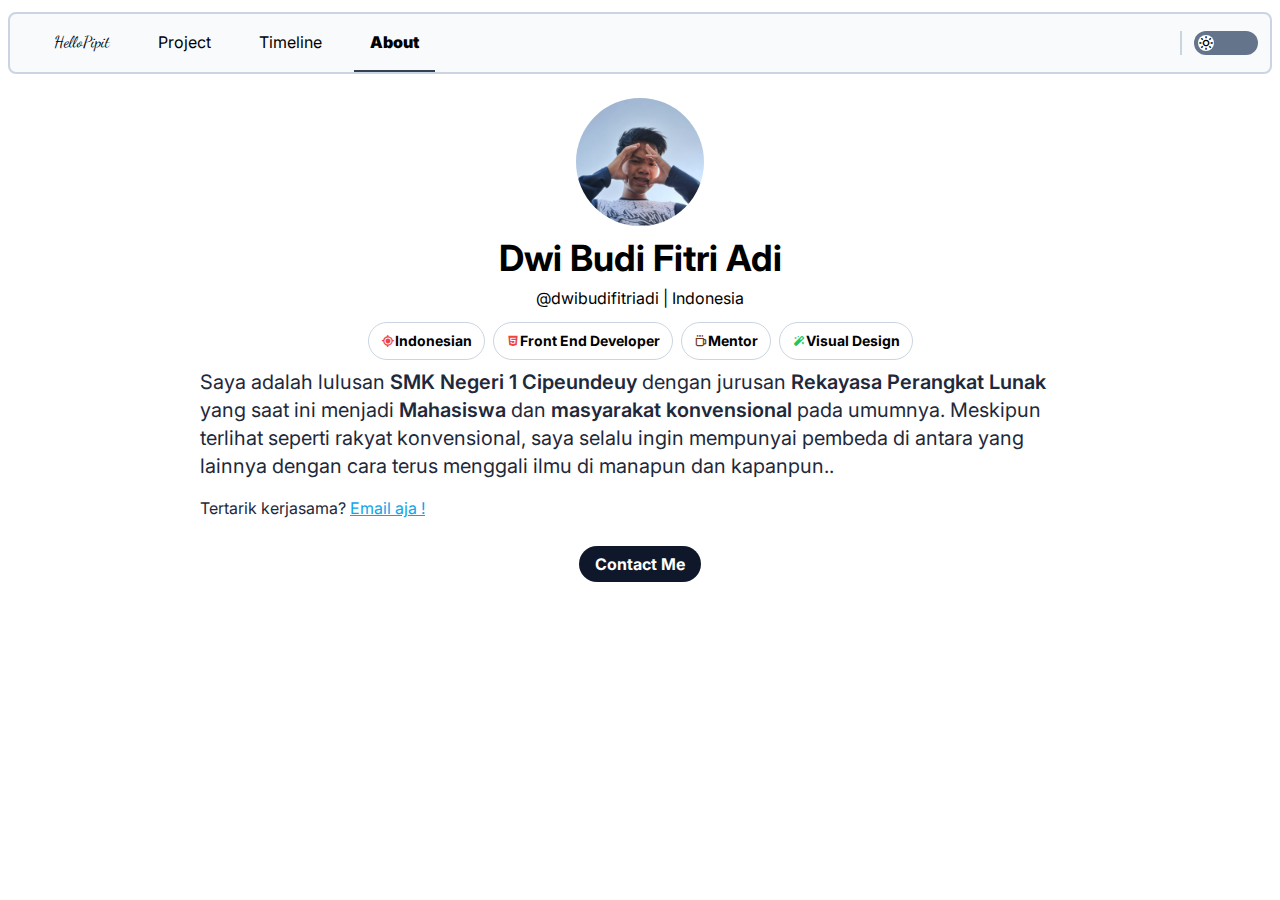
<file: about.html>
<!DOCTYPE html>
<html lang="en" id="targetdarkmode" class="">

<head>
    <meta charset="UTF-8">
    <meta name="viewport" content="width=device-width, initial-scale=1.0">
    <link rel="preconnect" href="https://fonts.googleapis.com">
    <link rel="preconnect" href="https://fonts.gstatic.com" crossorigin="">
    <link href="https://fonts.googleapis.com/css2?family=Inter:wght@100..900&amp;display=swap" rel="stylesheet">
    <link href="https://fonts.googleapis.com/css2?family=Dancing+Script:wght@400..700&display=swap" rel="stylesheet">
    <link rel="icon" href="img/favicons.png" type="image/png">
    <title>HelloPipit</title>
    <link rel="stylesheet" href="src/final.css">
    <link href='https://unpkg.com/boxicons@2.1.4/css/boxicons.min.css' rel='stylesheet'>
    <link rel="stylesheet" href="https://cdnjs.cloudflare.com/ajax/libs/animate.css/4.1.1/animate.min.css" />
    <style>
        @keyframes fadeIn {
            from {
                opacity: 0;
            }

            to {
                opacity: 1;
            }
        }

        #animated-text span {
            display: inline-block;
        }
    </style>
</head>

<body class="font-inter dark:bg-slate-900">
    <nav
        class="fixed md:mt-3 md:top-1 md:sticky bottom-8 inset-x-0 mx-2 border-2 bg-slate-50 border-solid  rounded-lg dark:bg-slate-900 border-slate-300 z-20">
        <div class="flex justify-between items-center">
            <!-- Item di kiri -->
            <div class="flex-1 overflow-x-auto dark:text-slate-300">
                <div class="flex space-x-4 pl-3">
                    <a href="index.html" class="p-3 md:p-4 md:hidden">Home</a>
                    <a href="index.html"
                        class="p-3 md:p-4 md:block hidden font-dancingscript">HelloPipit</a>
                    <a href="project.html" class="p-3 md:p-4">Project</a>
                    <a href="timeline.html" class="p-3 md:p-4">Timeline</a>
                    <a href="about.html" class="p-3 md:p-4 active-link">About</a>
                </div>
            </div>
            <!-- Item di kanan -->
            <div class="flex-shrink-0 border-l-2 border-solid px-3 border-slate-300">
                <div class="relative rounded-full bg-slate-500 w-16 h-15 transition-colors duration-300" id="toggle-bg">
                    <div class="transition-all w-10 duration-300 transform" id="toggle-circle">
                        <i class="absolute top-1 left-1 bg-white rounded-full bx bx-sun" id="icontheme"></i>
                    </div>
                    <input type="checkbox" name="darkmode" class="opacity-0 w-full h-full cursor-pointer" id="darkmode">
                </div>
            </div>
        </div>
    </nav>
    <!-- homeless -->
    <section class="animate__animated animate__fadeIn animate__fadeInUp dark:text-slate-200 ">
        <div class="flex justify-evenly p-6">
            <div class="sm:max-w-md lg:max-w-2xl xl:max-w-4xl">
                <div class="text-center">
                    <img src="img/profile.jpg" class="w-32 h-32 rounded-full mx-auto" alt="Profile Picture">
                    <h1 class="mt-3 font-bold text-2xl md:text-4xl">Dwi Budi Fitri Adi</h1>
                    <div class="mt-2">
                        <p class="text-xs md:text-base">@dwibudifitriadi | Indonesia </p>
                    </div>
                </div>

                <div class="mt-3 text-sm flex flex-wrap justify-center gap-2">
                    <span class="border border-slate-300 font-bold rounded-full p-2 pl-3 pr-3 flex items-center">
                        <i class='bx bx-current-location text-red-500'></i> Indonesian
                    </span>
                    <span class="border border-slate-300 font-bold rounded-full p-2 pl-3 pr-3 flex items-center">
                        <i class='bx bxl-html5 text-red-500'></i> Front End Developer
                    </span>
                    <span class="border border-slate-300 font-bold rounded-full p-2 pl-3 pr-3 flex items-center">
                        <i class='bx bx-coffee text-amber-900'></i> Mentor
                    </span>
                    <span class="border border-slate-300 font-bold rounded-full p-2 pl-3 pr-3 flex items-center">
                        <i class='bx bxs-magic-wand text-green-500'></i> Visual Design
                    </span>
                </div>
                <p class="p-2 md:text-xl text-slate-800 dark:text-slate-200">Saya adalah lulusan <span class="font-semibold">SMK Negeri 1 Cipeundeuy</span> dengan jurusan <span class="font-semibold">Rekayasa Perangkat Lunak</span> yang saat ini
                    menjadi <span class="font-semibold">Mahasiswa</span> dan <span class="font-semibold">masyarakat konvensional</span> pada umumnya. Meskipun terlihat seperti rakyat
                    konvensional, saya selalu ingin mempunyai pembeda di antara yang lainnya dengan cara terus menggali
                    ilmu di manapun dan kapanpun..</p>
                <p class="p-2 dark:text-slate-200 text-slate-800">Tertarik kerjasama? <a href="mailto:dwibudipipitadi@gmail.com" class="text-sky-500 underline">Email aja !</a></p>
            </div>

        </div>
        <div class="text-center mb-20">
            <a href="mailto:dwibudipipitadi@gmail.com" class="bg-slate-900 dark:bg-slate-100 dark:text-slate-900 text-white font-bold py-2 px-4 rounded-full">Contact Me</a>
        </div>
    </section>
    <script src="src/javascript.js"></script>
</body>

</html>
</file>
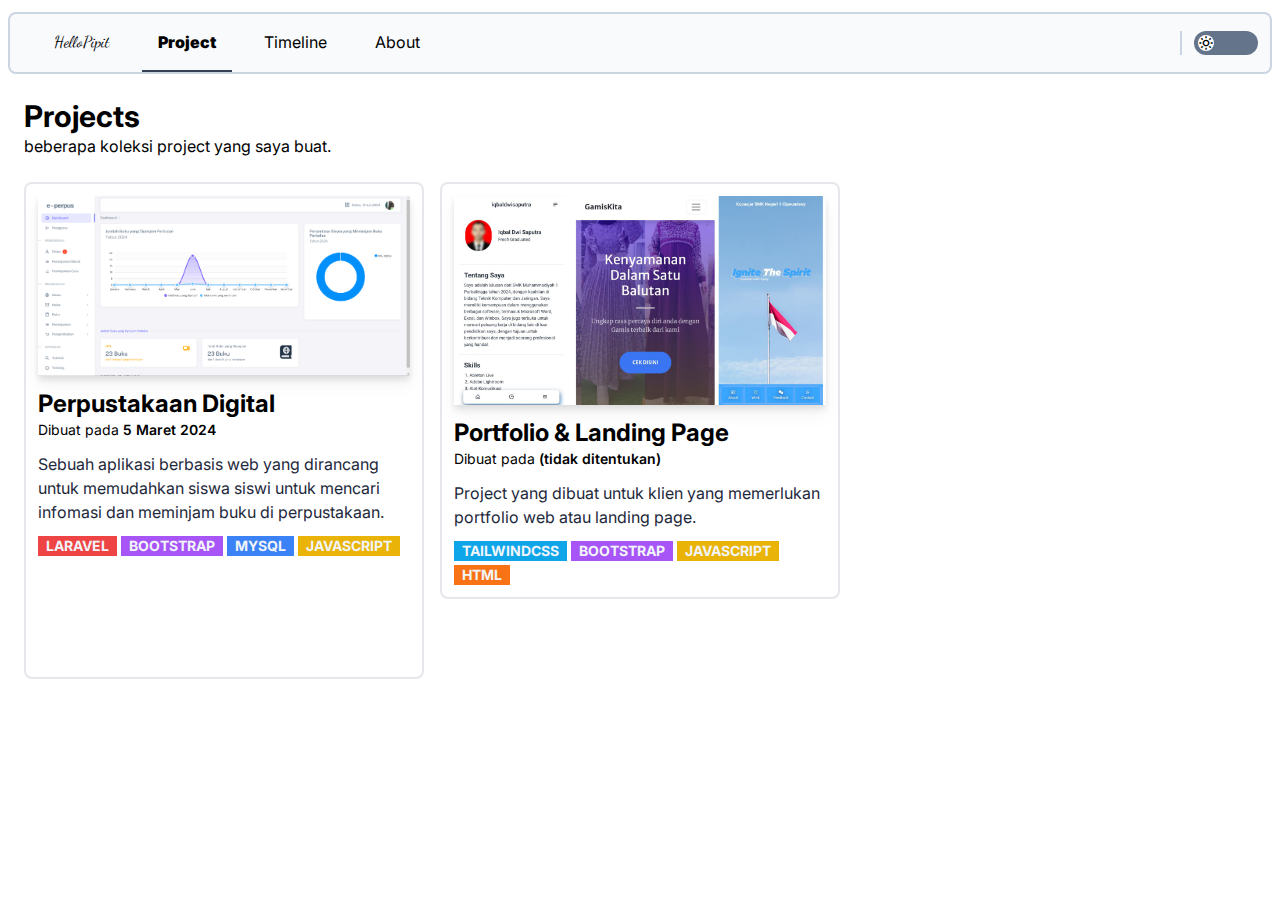
<file: project.html>
<!DOCTYPE html>
<html lang="en" id="targetdarkmode" class="">

<head>
    <meta charset="UTF-8">
    <meta name="viewport" content="width=device-width, initial-scale=1.0">
    <link rel="preconnect" href="https://fonts.googleapis.com">
    <link rel="preconnect" href="https://fonts.gstatic.com" crossorigin="">
    <link href="https://fonts.googleapis.com/css2?family=Inter:wght@100..900&amp;display=swap" rel="stylesheet">
    <link href="https://fonts.googleapis.com/css2?family=Dancing+Script:wght@400..700&display=swap" rel="stylesheet">
    <link rel="icon" href="img/favicons.png" type="image/png">
    <title>HelloPipit</title>
    <link rel="stylesheet" href="src/final.css">
    <link href='https://unpkg.com/boxicons@2.1.4/css/boxicons.min.css' rel='stylesheet'>
    <link rel="stylesheet" href="https://cdnjs.cloudflare.com/ajax/libs/animate.css/4.1.1/animate.min.css" />
    <style>
        @keyframes fadeIn {
            from {
                opacity: 0;
            }

            to {
                opacity: 1;
            }
        }

        #animated-text span {
            display: inline-block;
        }
    </style>
</head>

<body class="font-inter dark:bg-slate-900">
    <nav
        class="fixed md:mt-3 md:top-1 md:sticky bottom-8 inset-x-0 mx-2 border-2 bg-slate-50 border-solid  rounded-lg dark:bg-slate-900 border-slate-300 z-20">
        <div class="flex justify-between items-center">
            <!-- Item di kiri -->
            <div class="flex-1 overflow-x-auto dark:text-slate-300">
                <div class="flex space-x-4 pl-3">
                    <a href="index.html" class="p-3 md:p-4 md:hidden">Home</a>
                    <a href="index.html" class="p-3 md:p-4 md:block hidden font-dancingscript">HelloPipit</a>
                    <a href="project.html" class="p-3 md:p-4 active-link">Project</a>
                    <a href="timeline.html" class="p-3 md:p-4">Timeline</a>
                    <a href="about.html" class="p-3 md:p-4">About</a>
                </div>
            </div>
            <!-- Item di kanan -->
            <div class="flex-shrink-0 border-l-2 border-solid px-3 border-slate-300">
                <div class="relative rounded-full bg-slate-500 w-16 h-15 transition-colors duration-300" id="toggle-bg">
                    <div class="transition-all w-10 duration-300 transform" id="toggle-circle">
                        <i class="absolute top-1 left-1 bg-white rounded-full bx bx-sun" id="icontheme"></i>
                    </div>
                    <input type="checkbox" name="darkmode" class="opacity-0 w-full h-full cursor-pointer" id="darkmode">
                </div>
            </div>
        </div>
    </nav>
    <!-- homeless -->
    <section class="mb-36 dark:text-slate-200 animate__animated animate__fadeIn animate__fadeInUp">
        <div class="p-6">
            <h1 class="text-3xl font-bold">Projects</h1>
            <p>beberapa koleksi project yang saya buat.</p>
        </div>
        <div class="px-6 md:grid md:grid-cols-2 lg:grid-cols-3 md:gap-4">
            <div class="md:col-start-1 md:row-start-1 p-3 rounded-lg border-solid border-2">
                <div>
                    <img src="img/perpus.png" class="drop-shadow-lg" alt="">
                </div>
                <div>
                    <h1 class="text-2xl font-bold mt-3">Perpustakaan Digital</h1>
                    <p class="text-sm mb-3">Dibuat pada <span class="font-semibold">5 Maret 2024</span></p>
                    <p class="text-slate-800 dark:text-slate-200">Sebuah aplikasi berbasis web yang dirancang untuk
                        memudahkan siswa siswi
                        untuk mencari infomasi
                        dan meminjam buku di perpustakaan.</p>
                    <div class="text-sm mt-3 flex flex-wrap gap-1">
                        <span class="font-bold bg-red-500 px-2 text-slate-100 ">LARAVEL</span>
                        <span class="font-bold bg-purple-500 px-2 text-slate-100 ">BOOTSTRAP</span>
                        <span class="font-bold bg-blue-500 px-2 text-slate-100 ">MYSQL</span>
                        <span class="font-bold bg-yellow-500 px-2 text-slate-100 ">JAVASCRIPT</span>
                    </div>
                </div>
            </div>
            <div class="md:col-start-2 md:row-start-1 p-3 rounded-lg border-solid border-2 md:mt-0 mt-5 mb-20">
                <div>
                    <img src="img/port.jpg" class="drop-shadow-lg" alt="">
                </div>
                <div>
                    <h1 class="text-2xl font-bold mt-3">Portfolio & Landing Page</h1>
                    <p class="text-sm mb-3">Dibuat pada <span class="font-semibold">(tidak ditentukan)</span></p>
                    <p class="text-slate-800 dark:text-slate-200">Project yang dibuat untuk klien yang memerlukan
                        portfolio web atau landing
                        page.</p>
                    <div class="text-sm flex flex-wrap gap-1 mt-3">
                        <span class="font-bold bg-sky-500 px-2 text-slate-100 ">TAILWINDCSS</span>
                        <span class="font-bold bg-purple-500 px-2 text-slate-100 ">BOOTSTRAP</span>
                        <span class="font-bold bg-yellow-500 px-2 text-slate-100 ">JAVASCRIPT</span>
                        <span class="font-bold bg-orange-500 px-2 text-slate-100 ">HTML</span>
                    </div>
                </div>
            </div>
        </div>
    </section>
    <script src="src/javascript.js"></script>
</body>

</html>
</file>
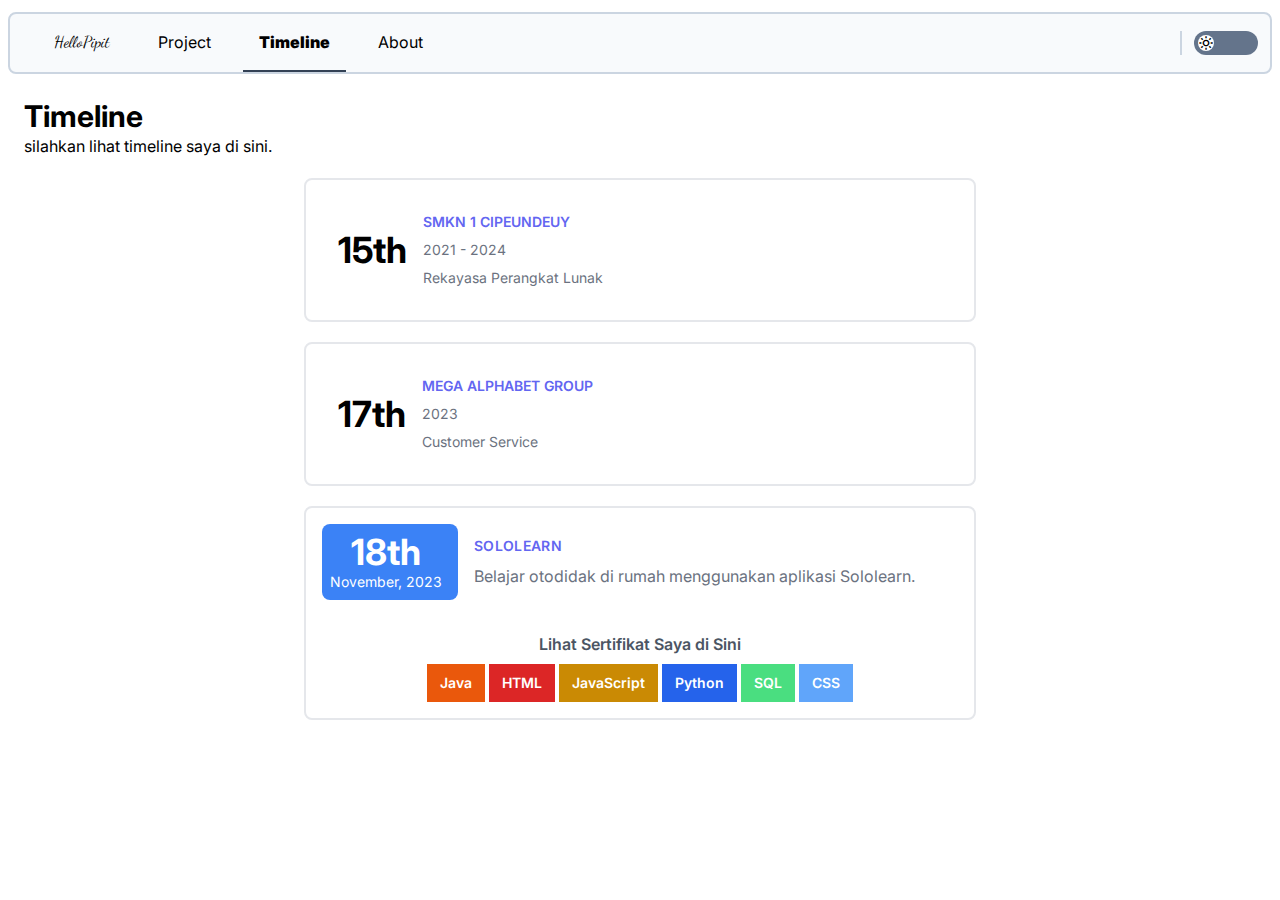
<file: timeline.html>
<!DOCTYPE html>
<html lang="en" id="targetdarkmode" class="">

<head>
    <meta charset="UTF-8">
    <meta name="viewport" content="width=device-width, initial-scale=1.0">
    <link rel="preconnect" href="https://fonts.googleapis.com">
    <link rel="preconnect" href="https://fonts.gstatic.com" crossorigin="">
    <link href="https://fonts.googleapis.com/css2?family=Inter:wght@100..900&amp;display=swap" rel="stylesheet">
    <link href="https://fonts.googleapis.com/css2?family=Dancing+Script:wght@400..700&display=swap" rel="stylesheet">
    <link rel="icon" href="img/favicons.png" type="image/png">
    <title>HelloPipit</title>
    <link rel="stylesheet" href="src/final.css">
    <link href='https://unpkg.com/boxicons@2.1.4/css/boxicons.min.css' rel='stylesheet'>
    <link rel="stylesheet" href="https://cdnjs.cloudflare.com/ajax/libs/animate.css/4.1.1/animate.min.css" />
    <style>
        @keyframes fadeIn {
            from {
                opacity: 0;
            }

            to {
                opacity: 1;
            }
        }

        #animated-text span {
            display: inline-block;
        }
    </style>
</head>

<body class="font-inter dark:bg-slate-900">
    <nav
        class="fixed md:mt-3 md:top-1 md:sticky bottom-8 inset-x-0 mx-2 border-2 bg-slate-50 border-solid  rounded-lg dark:bg-slate-900 border-slate-300 z-20">
        <div class="flex justify-between items-center">
            <!-- Item di kiri -->
            <div class="flex-1 overflow-x-auto dark:text-slate-300">
                <div class="flex space-x-4 pl-3">
                    <a href="index.html" class="p-3 md:p-4 md:hidden">Home</a>
                    <a href="index.html" class="p-3 md:p-4 md:block hidden font-dancingscript">HelloPipit</a>
                    <a href="project.html" class="p-3 md:p-4">Project</a>
                    <a href="timeline.html" class="p-3 md:p-4 active-link">Timeline</a>
                    <a href="about.html" class="p-3 md:p-4">About</a>
                </div>
            </div>
            <!-- Item di kanan -->
            <div class="flex-shrink-0 border-l-2 border-solid px-3 border-slate-300">
                <div class="relative rounded-full bg-slate-500 w-16 h-15 transition-colors duration-300" id="toggle-bg">
                    <div class="transition-all w-10 duration-300 transform" id="toggle-circle">
                        <i class="absolute top-1 left-1 bg-white rounded-full bx bx-sun" id="icontheme"></i>
                    </div>
                    <input type="checkbox" name="darkmode" class="opacity-0 w-full h-full cursor-pointer" id="darkmode">
                </div>
            </div>
        </div>
    </nav>
    <!-- homeless -->
    <section class="animate__animated dark:text-slate-200 animate__fadeIn animate__fadeInUp">
        <div class="p-6">
            <h1 class="text-3xl font-bold">Timeline</h1>
            <p class="mb-4">silahkan lihat timeline saya di sini.</p>
            <div class="max-w-md dark:bg-gray-800 mx-auto bg-white rounded-lg border-solid border-2 overflow-hidden md:max-w-2xl m-5">
                <div class="p-8 flex items-center">
                    <div class="pr-4">
                        <p class="text-4xl font-bold">15th</p>
                    </div>
                    <div>
                        <div class="uppercase text-sm text-indigo-500 font-semibold">SMKN 1 Cipeundeuy</div>
                        <p class="mt-2 text-gray-500 dark:text-gray-400 text-sm">2021 - 2024</p>
                        <p class="mt-2 text-gray-500 dark:text-gray-400 text-sm">Rekayasa Perangkat Lunak</p>
                    </div>
                </div>
            </div>
            <div class="max-w-md dark:bg-gray-800 mx-auto bg-white rounded-lg border-solid border-2 overflow-hidden md:max-w-2xl m-5">
                <div class="p-8 flex items-center">
                    <div class="pr-4">
                        <p class="text-4xl font-bold">17th</p>
                    </div>
                    <div>
                        <div class="uppercase text-sm text-indigo-500 font-semibold">MEga alphabet group</div>
                        <p class="mt-2 text-gray-500 dark:text-gray-400 text-sm">2023</p>
                        <p class="mt-2 text-gray-500 dark:text-gray-400 text-sm">Customer Service</p>
                    </div>
                </div>
            </div>
            <div
                class="mb-32 max-w-md dark:bg-gray-800 mx-auto bg-white rounded-lg border-solid border-2 overflow-hidden md:max-w-2xl m-3">
                <div class="p-4 flex items-center">
                    <div class="pr-4 bg-blue-500 p-2 rounded-lg text-center">
                        <p class="text-4xl font-bold text-white">18th</p>
                        <p class="text-sm text-white">November, 2023</p>
                    </div>
                    <div class="ml-4">
                        <div class="uppercase tracking-wide text-sm text-indigo-500 font-semibold">SOLOLEARN
                        </div>
                        <p class="mt-2 text-gray-500 dark:text-gray-400">Belajar otodidak di rumah menggunakan aplikasi Sololearn.</p>
                    </div>
                </div>
                <div class="p-4">
                    <h1 class="text-gray-600 font-semibold dark:text-gray-400 text-center mb-2">Lihat Sertifikat Saya di Sini</h1>
                    <div class="flex flex-wrap justify-center text-sm mt-2 gap-1">
                        <a href="https://www.sololearn.com/certificates/CC-JIHRLNCP"
                            class="px-3 py-2 border border-transparent font-semibold text-sm text-white bg-orange-600 hover:bg-orange-700 focus:outline-none focus:ring-2 focus:ring-offset-2 focus:ring-orange-500">Java</a>
                        <a href="https://www.sololearn.com/certificates/CC-IVI5RMER"
                            class="px-3 py-2 border border-transparent font-semibold text-sm text-white bg-red-600 hover:bg-red-700 focus:outline-none focus:ring-2 focus:ring-offset-2 focus:ring-red-500">HTML</a>
                        <a href="https://www.sololearn.com/certificates/CC-IVI5RMER"
                            class="px-3 py-2 border border-transparent font-semibold text-sm text-white bg-yellow-600 hover:bg-yellow-700 focus:outline-none focus:ring-2 focus:ring-offset-2 focus:yellow-green-500">JavaScript</a>
                        <a href="https://www.sololearn.com/certificates/CC-VIWROPCP"
                            class="px-3 py-2 border border-transparent font-semibold text-sm text-white bg-blue-600 hover:bg-blue-700 focus:outline-none focus:ring-2 focus:ring-offset-2 focus:ring-blue-500">Python</a>
                        <a href="https://www.sololearn.com/certificates/CC-VIWROPCP"
                            class="px-3 py-2 border border-transparent font-semibold text-sm text-white bg-green-400 hover:bg-green-500 focus:outline-none focus:ring-2 focus:ring-offset-2 focus:ring-green-500">SQL</a>
                        <a href="https://www.sololearn.com/certificates/CC-VIWROPCP"
                            class="px-3 py-2 border border-transparent font-semibold text-sm text-white bg-blue-400 hover:bg-blue-500 focus:outline-none focus:ring-2 focus:ring-offset-2 focus:ring-blue-500">CSS</a>
                    </div>
                </div>
            </div>
        </div>
    </section>
    <script src="src/javascript.js"></script>
</body>

</html>
</file>
<file: src/final.css>
/*
! tailwindcss v3.4.4 | MIT License | https://tailwindcss.com
*/*,:after,:before{box-sizing:border-box;border:0 solid #e5e7eb}:after,:before{--tw-content:""}:host,html{line-height:1.5;-webkit-text-size-adjust:100%;-moz-tab-size:4;-o-tab-size:4;tab-size:4;font-family:ui-sans-serif,system-ui,sans-serif,Apple Color Emoji,Segoe UI Emoji,Segoe UI Symbol,Noto Color Emoji;font-feature-settings:normal;font-variation-settings:normal;-webkit-tap-highlight-color:transparent}body{margin:0;line-height:inherit}hr{height:0;color:inherit;border-top-width:1px}abbr:where([title]){-webkit-text-decoration:underline dotted;text-decoration:underline dotted}h1,h2,h3,h4,h5,h6{font-size:inherit;font-weight:inherit}a{color:inherit;text-decoration:inherit}b,strong{font-weight:bolder}code,kbd,pre,samp{font-family:ui-monospace,SFMono-Regular,Menlo,Monaco,Consolas,Liberation Mono,Courier New,monospace;font-feature-settings:normal;font-variation-settings:normal;font-size:1em}small{font-size:80%}sub,sup{font-size:75%;line-height:0;position:relative;vertical-align:initial}sub{bottom:-.25em}sup{top:-.5em}table{text-indent:0;border-color:inherit;border-collapse:collapse}button,input,optgroup,select,textarea{font-family:inherit;font-feature-settings:inherit;font-variation-settings:inherit;font-size:100%;font-weight:inherit;line-height:inherit;letter-spacing:inherit;color:inherit;margin:0;padding:0}button,select{text-transform:none}button,input:where([type=button]),input:where([type=reset]),input:where([type=submit]){-webkit-appearance:button;background-color:initial;background-image:none}:-moz-focusring{outline:auto}:-moz-ui-invalid{box-shadow:none}progress{vertical-align:initial}::-webkit-inner-spin-button,::-webkit-outer-spin-button{height:auto}[type=search]{-webkit-appearance:textfield;outline-offset:-2px}::-webkit-search-decoration{-webkit-appearance:none}::-webkit-file-upload-button{-webkit-appearance:button;font:inherit}summary{display:list-item}blockquote,dd,dl,figure,h1,h2,h3,h4,h5,h6,hr,p,pre{margin:0}fieldset{margin:0}fieldset,legend{padding:0}menu,ol,ul{list-style:none;margin:0;padding:0}dialog{padding:0}textarea{resize:vertical}input::-moz-placeholder,textarea::-moz-placeholder{opacity:1;color:#9ca3af}input::placeholder,textarea::placeholder{opacity:1;color:#9ca3af}[role=button],button{cursor:pointer}:disabled{cursor:default}audio,canvas,embed,iframe,img,object,svg,video{display:block;vertical-align:middle}img,video{max-width:100%;height:auto}[hidden]{display:none}*,::backdrop,:after,:before{--tw-border-spacing-x:0;--tw-border-spacing-y:0;--tw-translate-x:0;--tw-translate-y:0;--tw-rotate:0;--tw-skew-x:0;--tw-skew-y:0;--tw-scale-x:1;--tw-scale-y:1;--tw-pan-x: ;--tw-pan-y: ;--tw-pinch-zoom: ;--tw-scroll-snap-strictness:proximity;--tw-gradient-from-position: ;--tw-gradient-via-position: ;--tw-gradient-to-position: ;--tw-ordinal: ;--tw-slashed-zero: ;--tw-numeric-figure: ;--tw-numeric-spacing: ;--tw-numeric-fraction: ;--tw-ring-inset: ;--tw-ring-offset-width:0px;--tw-ring-offset-color:#fff;--tw-ring-color:#3b82f680;--tw-ring-offset-shadow:0 0 #0000;--tw-ring-shadow:0 0 #0000;--tw-shadow:0 0 #0000;--tw-shadow-colored:0 0 #0000;--tw-blur: ;--tw-brightness: ;--tw-contrast: ;--tw-grayscale: ;--tw-hue-rotate: ;--tw-invert: ;--tw-saturate: ;--tw-sepia: ;--tw-drop-shadow: ;--tw-backdrop-blur: ;--tw-backdrop-brightness: ;--tw-backdrop-contrast: ;--tw-backdrop-grayscale: ;--tw-backdrop-hue-rotate: ;--tw-backdrop-invert: ;--tw-backdrop-opacity: ;--tw-backdrop-saturate: ;--tw-backdrop-sepia: ;--tw-contain-size: ;--tw-contain-layout: ;--tw-contain-paint: ;--tw-contain-style: }.container{width:100%}@media (min-width:640px){.container{max-width:640px}}@media (min-width:768px){.container{max-width:768px}}@media (min-width:1024px){.container{max-width:1024px}}@media (min-width:1280px){.container{max-width:1280px}}@media (min-width:1536px){.container{max-width:1536px}}.fixed{position:fixed}.absolute{position:absolute}.relative{position:relative}.inset-x-0{left:0;right:0}.bottom-0{bottom:0}.bottom-8{bottom:2rem}.left-1{left:.25rem}.right-3{right:.75rem}.top-1{top:.25rem}.top-28{top:7rem}.z-20{z-index:20}.z-30{z-index:30}.m-3{margin:.75rem}.m-5{margin:1.25rem}.mx-2{margin-left:.5rem;margin-right:.5rem}.mx-auto{margin-left:auto;margin-right:auto}.my-5{margin-top:1.25rem;margin-bottom:1.25rem}.-mt-20{margin-top:-5rem}.mb-2{margin-bottom:.5rem}.mb-20{margin-bottom:5rem}.mb-3{margin-bottom:.75rem}.mb-32{margin-bottom:8rem}.mb-36{margin-bottom:9rem}.mb-4{margin-bottom:1rem}.ml-4{margin-left:1rem}.mt-2{margin-top:.5rem}.mt-3{margin-top:.75rem}.mt-5{margin-top:1.25rem}.flex{display:flex}.hidden{display:none}.h-32{height:8rem}.h-8{height:2rem}.h-96{height:24rem}.h-full{height:100%}.min-h-screen{min-height:100vh}.w-10{width:2.5rem}.w-16{width:4rem}.w-32{width:8rem}.w-8{width:2rem}.w-96{width:24rem}.w-full{width:100%}.max-w-4xl{max-width:56rem}.max-w-md{max-width:28rem}.flex-1{flex:1 1 0%}.flex-shrink-0{flex-shrink:0}.translate-x-full{--tw-translate-x:100%}.transform,.translate-x-full{transform:translate(var(--tw-translate-x),var(--tw-translate-y)) rotate(var(--tw-rotate)) skewX(var(--tw-skew-x)) skewY(var(--tw-skew-y)) scaleX(var(--tw-scale-x)) scaleY(var(--tw-scale-y))}.cursor-pointer{cursor:pointer}.resize{resize:both}.flex-col{flex-direction:column}.flex-wrap{flex-wrap:wrap}.items-center{align-items:center}.justify-center{justify-content:center}.justify-between{justify-content:space-between}.justify-evenly{justify-content:space-evenly}.gap-1{gap:.25rem}.gap-2{gap:.5rem}.space-x-4>:not([hidden])~:not([hidden]){--tw-space-x-reverse:0;margin-right:calc(1rem*var(--tw-space-x-reverse));margin-left:calc(1rem*(1 - var(--tw-space-x-reverse)))}.space-y-2>:not([hidden])~:not([hidden]){--tw-space-y-reverse:0;margin-top:calc(.5rem*(1 - var(--tw-space-y-reverse)));margin-bottom:calc(.5rem*var(--tw-space-y-reverse))}.overflow-hidden{overflow:hidden}.overflow-x-auto{overflow-x:auto}.rounded-full{border-radius:9999px}.rounded-lg{border-radius:.5rem}.border{border-width:1px}.border-2{border-width:2px}.border-l-2{border-left-width:2px}.border-solid{border-style:solid}.border-slate-300{--tw-border-opacity:1;border-color:rgb(203 213 225/var(--tw-border-opacity))}.border-transparent{border-color:#0000}.bg-black{--tw-bg-opacity:1;background-color:rgb(0 0 0/var(--tw-bg-opacity))}.bg-blue-400{--tw-bg-opacity:1;background-color:rgb(96 165 250/var(--tw-bg-opacity))}.bg-blue-500{--tw-bg-opacity:1;background-color:rgb(59 130 246/var(--tw-bg-opacity))}.bg-blue-600{--tw-bg-opacity:1;background-color:rgb(37 99 235/var(--tw-bg-opacity))}.bg-gray-300{--tw-bg-opacity:1;background-color:rgb(209 213 219/var(--tw-bg-opacity))}.bg-gray-700{--tw-bg-opacity:1;background-color:rgb(55 65 81/var(--tw-bg-opacity))}.bg-green-400{--tw-bg-opacity:1;background-color:rgb(74 222 128/var(--tw-bg-opacity))}.bg-green-500{--tw-bg-opacity:1;background-color:rgb(34 197 94/var(--tw-bg-opacity))}.bg-orange-500{--tw-bg-opacity:1;background-color:rgb(249 115 22/var(--tw-bg-opacity))}.bg-orange-600{--tw-bg-opacity:1;background-color:rgb(234 88 12/var(--tw-bg-opacity))}.bg-purple-500{--tw-bg-opacity:1;background-color:rgb(168 85 247/var(--tw-bg-opacity))}.bg-red-500{--tw-bg-opacity:1;background-color:rgb(239 68 68/var(--tw-bg-opacity))}.bg-red-600{--tw-bg-opacity:1;background-color:rgb(220 38 38/var(--tw-bg-opacity))}.bg-sky-500{--tw-bg-opacity:1;background-color:rgb(14 165 233/var(--tw-bg-opacity))}.bg-slate-50{--tw-bg-opacity:1;background-color:rgb(248 250 252/var(--tw-bg-opacity))}.bg-slate-500{--tw-bg-opacity:1;background-color:rgb(100 116 139/var(--tw-bg-opacity))}.bg-slate-900{--tw-bg-opacity:1;background-color:rgb(15 23 42/var(--tw-bg-opacity))}.bg-white{--tw-bg-opacity:1;background-color:rgb(255 255 255/var(--tw-bg-opacity))}.bg-yellow-500{--tw-bg-opacity:1;background-color:rgb(234 179 8/var(--tw-bg-opacity))}.bg-yellow-600{--tw-bg-opacity:1;background-color:rgb(202 138 4/var(--tw-bg-opacity))}.bg-\[url\(\'\/img\/avatar\.png\'\)\]{background-image:url(/img/avatar.png)}.bg-cover{background-size:cover}.bg-center{background-position:50%}.p-2{padding:.5rem}.p-3{padding:.75rem}.p-4{padding:1rem}.p-6{padding:1.5rem}.p-8{padding:2rem}.px-2{padding-left:.5rem;padding-right:.5rem}.px-3{padding-left:.75rem;padding-right:.75rem}.px-4{padding-left:1rem;padding-right:1rem}.px-6{padding-left:1.5rem;padding-right:1.5rem}.py-2{padding-top:.5rem;padding-bottom:.5rem}.pl-3{padding-left:.75rem}.pr-3{padding-right:.75rem}.pr-4{padding-right:1rem}.text-center{text-align:center}.font-dancingscript{font-family:Dancing Script,sans-serif}.font-inter{font-family:Inter,sans-serif}.text-2xl{font-size:1.5rem;line-height:2rem}.text-3xl{font-size:1.875rem;line-height:2.25rem}.text-4xl{font-size:2.25rem;line-height:2.5rem}.text-sm{font-size:.875rem;line-height:1.25rem}.text-xs{font-size:.75rem;line-height:1rem}.font-bold{font-weight:700}.font-semibold{font-weight:600}.uppercase{text-transform:uppercase}.tracking-wide{letter-spacing:.025em}.text-amber-900{--tw-text-opacity:1;color:rgb(120 53 15/var(--tw-text-opacity))}.text-gray-500{--tw-text-opacity:1;color:rgb(107 114 128/var(--tw-text-opacity))}.text-gray-600{--tw-text-opacity:1;color:rgb(75 85 99/var(--tw-text-opacity))}.text-green-500{--tw-text-opacity:1;color:rgb(34 197 94/var(--tw-text-opacity))}.text-indigo-500{--tw-text-opacity:1;color:rgb(99 102 241/var(--tw-text-opacity))}.text-red-500{--tw-text-opacity:1;color:rgb(239 68 68/var(--tw-text-opacity))}.text-sky-500{--tw-text-opacity:1;color:rgb(14 165 233/var(--tw-text-opacity))}.text-slate-100{--tw-text-opacity:1;color:rgb(241 245 249/var(--tw-text-opacity))}.text-slate-200{--tw-text-opacity:1;color:rgb(226 232 240/var(--tw-text-opacity))}.text-slate-800{--tw-text-opacity:1;color:rgb(30 41 59/var(--tw-text-opacity))}.text-white{--tw-text-opacity:1;color:rgb(255 255 255/var(--tw-text-opacity))}.underline{text-decoration-line:underline}.opacity-0{opacity:0}.drop-shadow-lg{--tw-drop-shadow:drop-shadow(0 10px 8px #0000000a) drop-shadow(0 4px 3px #0000001a);filter:var(--tw-blur) var(--tw-brightness) var(--tw-contrast) var(--tw-grayscale) var(--tw-hue-rotate) var(--tw-invert) var(--tw-saturate) var(--tw-sepia) var(--tw-drop-shadow)}.transition-all{transition-property:all;transition-timing-function:cubic-bezier(.4,0,.2,1);transition-duration:.15s}.transition-colors{transition-property:color,background-color,border-color,text-decoration-color,fill,stroke;transition-timing-function:cubic-bezier(.4,0,.2,1)}.duration-150,.transition-colors{transition-duration:.15s}.duration-300{transition-duration:.3s}.active-link{border-bottom-width:2px;--tw-border-opacity:1;border-color:rgb(51 65 85/var(--tw-border-opacity));font-weight:900}.active-link:is(.dark *){--tw-border-opacity:1;border-color:rgb(226 232 240/var(--tw-border-opacity))}.first-letter\:float-left:first-letter{float:left}.first-letter\:m-1:first-letter{margin:.25rem}.first-letter\:text-6xl:first-letter{font-size:3.75rem;line-height:1}.first-letter\:uppercase:first-letter{text-transform:uppercase}.first-letter\:tracking-wider:first-letter{letter-spacing:.05em}.hover\:bg-blue-500:hover{--tw-bg-opacity:1;background-color:rgb(59 130 246/var(--tw-bg-opacity))}.hover\:bg-blue-700:hover{--tw-bg-opacity:1;background-color:rgb(29 78 216/var(--tw-bg-opacity))}.hover\:bg-green-500:hover{--tw-bg-opacity:1;background-color:rgb(34 197 94/var(--tw-bg-opacity))}.hover\:bg-orange-700:hover{--tw-bg-opacity:1;background-color:rgb(194 65 12/var(--tw-bg-opacity))}.hover\:bg-red-700:hover{--tw-bg-opacity:1;background-color:rgb(185 28 28/var(--tw-bg-opacity))}.hover\:bg-yellow-700:hover{--tw-bg-opacity:1;background-color:rgb(161 98 7/var(--tw-bg-opacity))}.focus\:outline-none:focus{outline:2px solid #0000;outline-offset:2px}.focus\:ring-2:focus{--tw-ring-offset-shadow:var(--tw-ring-inset) 0 0 0 var(--tw-ring-offset-width) var(--tw-ring-offset-color);--tw-ring-shadow:var(--tw-ring-inset) 0 0 0 calc(2px + var(--tw-ring-offset-width)) var(--tw-ring-color);box-shadow:var(--tw-ring-offset-shadow),var(--tw-ring-shadow),var(--tw-shadow,0 0 #0000)}.focus\:ring-blue-500:focus{--tw-ring-opacity:1;--tw-ring-color:rgb(59 130 246/var(--tw-ring-opacity))}.focus\:ring-green-500:focus{--tw-ring-opacity:1;--tw-ring-color:rgb(34 197 94/var(--tw-ring-opacity))}.focus\:ring-orange-500:focus{--tw-ring-opacity:1;--tw-ring-color:rgb(249 115 22/var(--tw-ring-opacity))}.focus\:ring-red-500:focus{--tw-ring-opacity:1;--tw-ring-color:rgb(239 68 68/var(--tw-ring-opacity))}.focus\:ring-offset-2:focus{--tw-ring-offset-width:2px}.dark\:bg-gray-800:is(.dark *){--tw-bg-opacity:1;background-color:rgb(31 41 55/var(--tw-bg-opacity))}.dark\:bg-gray-900:is(.dark *){--tw-bg-opacity:1;background-color:rgb(17 24 39/var(--tw-bg-opacity))}.dark\:bg-slate-100:is(.dark *){--tw-bg-opacity:1;background-color:rgb(241 245 249/var(--tw-bg-opacity))}.dark\:bg-slate-900:is(.dark *){--tw-bg-opacity:1;background-color:rgb(15 23 42/var(--tw-bg-opacity))}.dark\:text-gray-400:is(.dark *){--tw-text-opacity:1;color:rgb(156 163 175/var(--tw-text-opacity))}.dark\:text-sky-50:is(.dark *){--tw-text-opacity:1;color:rgb(240 249 255/var(--tw-text-opacity))}.dark\:text-slate-200:is(.dark *){--tw-text-opacity:1;color:rgb(226 232 240/var(--tw-text-opacity))}.dark\:text-slate-300:is(.dark *){--tw-text-opacity:1;color:rgb(203 213 225/var(--tw-text-opacity))}.dark\:text-slate-900:is(.dark *){--tw-text-opacity:1;color:rgb(15 23 42/var(--tw-text-opacity))}.dark\:invert:is(.dark *){--tw-invert:invert(100%);filter:var(--tw-blur) var(--tw-brightness) var(--tw-contrast) var(--tw-grayscale) var(--tw-hue-rotate) var(--tw-invert) var(--tw-saturate) var(--tw-sepia) var(--tw-drop-shadow)}@media (min-width:640px){.sm\:max-w-md{max-width:28rem}}@media (min-width:768px){.md\:sticky{position:sticky}.md\:top-1{top:.25rem}.md\:col-start-1{grid-column-start:1}.md\:col-start-2{grid-column-start:2}.md\:row-start-1{grid-row-start:1}.md\:mt-0{margin-top:0}.md\:mt-3{margin-top:.75rem}.md\:block{display:block}.md\:grid{display:grid}.md\:hidden{display:none}.md\:max-w-2xl{max-width:42rem}.md\:grid-cols-2{grid-template-columns:repeat(2,minmax(0,1fr))}.md\:flex-row{flex-direction:row}.md\:justify-start{justify-content:flex-start}.md\:justify-end{justify-content:flex-end}.md\:justify-between{justify-content:space-between}.md\:gap-4{gap:1rem}.md\:space-x-2>:not([hidden])~:not([hidden]){--tw-space-x-reverse:0;margin-right:calc(.5rem*var(--tw-space-x-reverse));margin-left:calc(.5rem*(1 - var(--tw-space-x-reverse)))}.md\:space-y-0>:not([hidden])~:not([hidden]){--tw-space-y-reverse:0;margin-top:calc(0px*(1 - var(--tw-space-y-reverse)));margin-bottom:calc(0px*var(--tw-space-y-reverse))}.md\:p-4{padding:1rem}.md\:px-0{padding-left:0;padding-right:0}.md\:pr-12{padding-right:3rem}.md\:text-start{text-align:start}.md\:text-4xl{font-size:2.25rem;line-height:2.5rem}.md\:text-base{font-size:1rem;line-height:1.5rem}.md\:text-xl{font-size:1.25rem;line-height:1.75rem}}@media (min-width:1024px){.lg\:max-w-2xl{max-width:42rem}.lg\:grid-cols-3{grid-template-columns:repeat(3,minmax(0,1fr))}.lg\:items-center{align-items:center}}@media (min-width:1280px){.xl\:max-w-4xl{max-width:56rem}}
</file>
